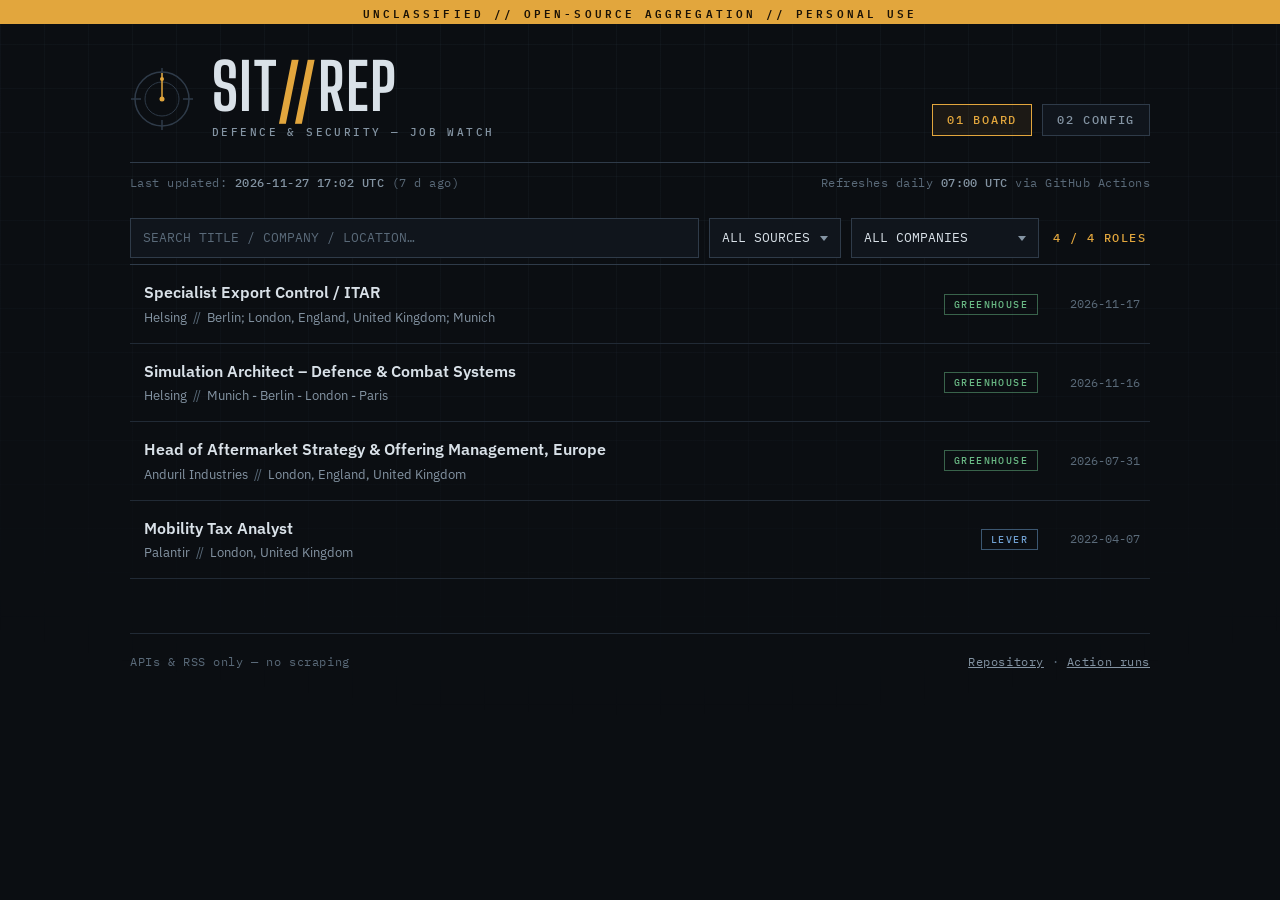
<file: docs/index.html>
<!DOCTYPE html>
<html lang="en">
<head>
<meta charset="UTF-8">
<meta name="viewport" content="width=device-width, initial-scale=1.0">
<title>SITREP — Defence &amp; Security Job Watch</title>
<meta name="description" content="Personal defence, national security and policy job aggregator. APIs and RSS only.">
<link rel="icon" href="data:image/svg+xml,%3Csvg xmlns='http://www.w3.org/2000/svg' viewBox='0 0 64 64'%3E%3Ccircle cx='32' cy='32' r='26' fill='none' stroke='%23e2a63d' stroke-width='4'/%3E%3Cpath d='M32 6v14M32 44v14M6 32h14M44 32h14' stroke='%23e2a63d' stroke-width='4'/%3E%3Ccircle cx='32' cy='32' r='5' fill='%23e2a63d'/%3E%3C/svg%3E">
<link rel="preconnect" href="https://fonts.googleapis.com">
<link rel="preconnect" href="https://fonts.gstatic.com" crossorigin>
<link href="https://fonts.googleapis.com/css2?family=Big+Shoulders+Display:wght@500;700&family=IBM+Plex+Mono:wght@400;500;600&family=IBM+Plex+Sans:wght@400;500;600&display=swap" rel="stylesheet">
<link rel="stylesheet" href="style.css">
</head>
<body>

<div class="classbar">Unclassified&nbsp;//&nbsp;Open-source aggregation&nbsp;//&nbsp;Personal use</div>

<div class="wrap">
  <header class="site-head">
    <div class="brand">
      <svg class="reticle" width="64" height="64" viewBox="0 0 64 64" aria-hidden="true">
        <circle cx="32" cy="32" r="27" fill="none" stroke="#2f3b49" stroke-width="1.5"/>
        <circle cx="32" cy="32" r="17" fill="none" stroke="#2f3b49" stroke-width="1"/>
        <path d="M32 1v10M32 53v10M1 32h10M53 32h10" stroke="#2f3b49" stroke-width="1.5"/>
        <g class="sweep">
          <line x1="32" y1="32" x2="32" y2="6" stroke="#e2a63d" stroke-width="1.5"/>
          <circle cx="32" cy="12" r="2" fill="#e2a63d"/>
        </g>
        <circle cx="32" cy="32" r="2.5" fill="#e2a63d"/>
      </svg>
      <div>
        <h1>SIT<span class="slash">//</span>REP</h1>
        <p class="tagline">Defence &amp; security &mdash; job watch</p>
      </div>
    </div>
    <nav class="site-nav" aria-label="Site">
      <a href="./" aria-current="page">01&nbsp;Board</a>
      <a href="config.html">02&nbsp;Config</a>
    </nav>
  </header>

  <div class="status-strip">
    <span id="last-updated">Last updated: &mdash;</span>
    <span>Refreshes daily <strong>07:00&nbsp;UTC</strong> via GitHub Actions</span>
  </div>

  <main>
    <div class="controls" id="controls" hidden>
      <div class="search-cell">
        <label for="q" class="sr-only" style="position:absolute;left:-9999px">Search jobs</label>
        <input type="search" id="q" placeholder="SEARCH TITLE / COMPANY / LOCATION&hellip;" autocomplete="off">
      </div>
      <select id="f-source" aria-label="Filter by source"><option value="">ALL SOURCES</option></select>
      <select id="f-company" aria-label="Filter by company"><option value="">ALL COMPANIES</option></select>
      <span class="count-readout" id="count" aria-live="polite"></span>
    </div>

    <ol class="jobs" id="job-list"></ol>
    <div id="empty" hidden></div>
  </main>

  <footer class="site-foot">
    <span>APIs &amp; RSS only &mdash; no scraping</span>
    <span><a id="repo-link" href="#">Repository</a> &middot; <a id="actions-link" href="#">Action runs</a></span>
  </footer>
</div>

<script>
(function () {
  "use strict";

  // Derive owner/repo from the github.io URL so links work wherever this
  // repo is forked or renamed. Fallback used for local previews only.
  function repoInfo() {
    var host = location.hostname;
    var seg = location.pathname.split("/").filter(Boolean);
    if (host.endsWith(".github.io") && seg.length > 0) {
      return { owner: host.split(".")[0], repo: seg[0], branch: "main" };
    }
    if (host.endsWith(".github.io")) {
      return { owner: host.split(".")[0], repo: host, branch: "main" };
    }
    return { owner: "huggtiy", repo: "defence-job-aggregator", branch: "main" };
  }

  var R = repoInfo();
  var repoUrl = "https://github.com/" + R.owner + "/" + R.repo;
  document.getElementById("repo-link").href = repoUrl;
  document.getElementById("actions-link").href = repoUrl + "/actions";

  var state = { jobs: [], generatedAt: null, q: "", source: "", company: "" };

  var listEl = document.getElementById("job-list");
  var emptyEl = document.getElementById("empty");
  var countEl = document.getElementById("count");

  function esc(s) { return String(s == null ? "" : s); }

  function fmtDate(iso) {
    var d = esc(iso).slice(0, 10);
    return /^\d{4}-\d{2}-\d{2}$/.test(d) ? d : "";
  }

  function relTime(iso) {
    var t = Date.parse(iso);
    if (isNaN(t)) return "";
    var mins = Math.round((Date.now() - t) / 60000);
    if (mins < 2) return "just now";
    if (mins < 90) return mins + " min ago";
    var hrs = Math.round(mins / 60);
    if (hrs < 36) return hrs + " h ago";
    return Math.round(hrs / 24) + " d ago";
  }

  function isNew(job) {
    // Stateless "new": posted within 48h of the aggregation run.
    if (!job.posted || !state.generatedAt) return false;
    var posted = Date.parse(job.posted), gen = Date.parse(state.generatedAt);
    if (isNaN(posted) || isNaN(gen)) return false;
    return (gen - posted) < 48 * 3600 * 1000;
  }

  function showEmpty(html) {
    listEl.textContent = "";
    emptyEl.innerHTML = html;
    emptyEl.hidden = false;
  }

  function emptyStateNoData() {
    showEmpty(
      '<div class="empty-state"><h2>No job data yet</h2><ol>' +
      '<li>Open the <a href="' + repoUrl + '/actions">Actions tab</a> of the repository.</li>' +
      '<li>Select the <code>Aggregate jobs</code> workflow and press <code>Run workflow</code>.</li>' +
      '<li>Wait ~1 minute for it to commit <code>docs/jobs.json</code>, then refresh this page.</li>' +
      '<li>It also runs by itself every day at 07:00 UTC, and whenever <code>config.json</code> changes on <code>main</code>.</li>' +
      "</ol></div>");
  }

  function render() {
    var q = state.q.trim().toLowerCase();
    var rows = state.jobs.filter(function (j) {
      if (state.source && j.source !== state.source) return false;
      if (state.company && j.company !== state.company) return false;
      if (q) {
        var hay = (j.title + " " + j.company + " " + j.location).toLowerCase();
        if (hay.indexOf(q) === -1) return false;
      }
      return true;
    });

    countEl.textContent = rows.length + " / " + state.jobs.length + " roles";
    listEl.textContent = "";
    emptyEl.hidden = true;

    if (state.jobs.length === 0) { emptyStateNoData(); return; }
    if (rows.length === 0) {
      showEmpty('<div class="empty-state"><h2>No matches</h2><ol><li>No roles match the current filters — clear the search box or reset the source/company filters.</li></ol></div>');
      return;
    }

    var frag = document.createDocumentFragment();
    rows.forEach(function (j) {
      var li = document.createElement("li");
      li.className = "job" + (isNew(j) ? " is-new" : "");

      var main = document.createElement("div");
      main.className = "job-main";

      var a = document.createElement("a");
      a.className = "job-title";
      a.href = j.url;
      a.target = "_blank";
      a.rel = "noopener noreferrer";
      a.textContent = j.title || "(untitled role)";
      main.appendChild(a);

      if (isNew(j)) {
        var tag = document.createElement("span");
        tag.className = "job-new-tag";
        tag.textContent = "NEW";
        main.appendChild(tag);
      }

      var meta = document.createElement("div");
      meta.className = "job-meta";
      meta.textContent = j.company || "—";
      if (j.location) {
        var sep = document.createElement("span");
        sep.className = "sep";
        sep.textContent = "//";
        meta.appendChild(sep);
        meta.appendChild(document.createTextNode(j.location));
      }
      main.appendChild(meta);

      var badge = document.createElement("span");
      badge.className = "badge";
      badge.setAttribute("data-source", esc(j.source));
      badge.textContent = j.source;

      var date = document.createElement("time");
      date.className = "job-date";
      date.textContent = fmtDate(j.posted);

      li.appendChild(main);
      li.appendChild(badge);
      li.appendChild(date);
      frag.appendChild(li);
    });
    listEl.appendChild(frag);
  }

  function fillSelect(el, values) {
    values.forEach(function (v) {
      var opt = document.createElement("option");
      opt.value = v;
      opt.textContent = v;
      el.appendChild(opt);
    });
  }

  function boot(payload) {
    state.jobs = Array.isArray(payload.jobs) ? payload.jobs : [];
    state.generatedAt = payload.generated_at || null;

    if (state.generatedAt) {
      document.getElementById("last-updated").innerHTML =
        "Last updated: <strong>" + fmtDate(state.generatedAt) + " " +
        esc(state.generatedAt).slice(11, 16) + " UTC</strong> (" + relTime(state.generatedAt) + ")";
    }

    var sources = [], companies = [];
    state.jobs.forEach(function (j) {
      if (j.source && sources.indexOf(j.source) === -1) sources.push(j.source);
      if (j.company && companies.indexOf(j.company) === -1) companies.push(j.company);
    });
    sources.sort();
    companies.sort(function (a, b) { return a.localeCompare(b); });
    fillSelect(document.getElementById("f-source"), sources);
    fillSelect(document.getElementById("f-company"), companies);

    document.getElementById("controls").hidden = false;
    render();
  }

  document.getElementById("q").addEventListener("input", function (e) { state.q = e.target.value; render(); });
  document.getElementById("f-source").addEventListener("change", function (e) { state.source = e.target.value; render(); });
  document.getElementById("f-company").addEventListener("change", function (e) { state.company = e.target.value; render(); });

  fetch("jobs.json", { cache: "no-store" })
    .then(function (r) { if (!r.ok) throw new Error("HTTP " + r.status); return r.json(); })
    .then(boot)
    .catch(function () { emptyStateNoData(); });
})();
</script>
</body>
</html>
</file>
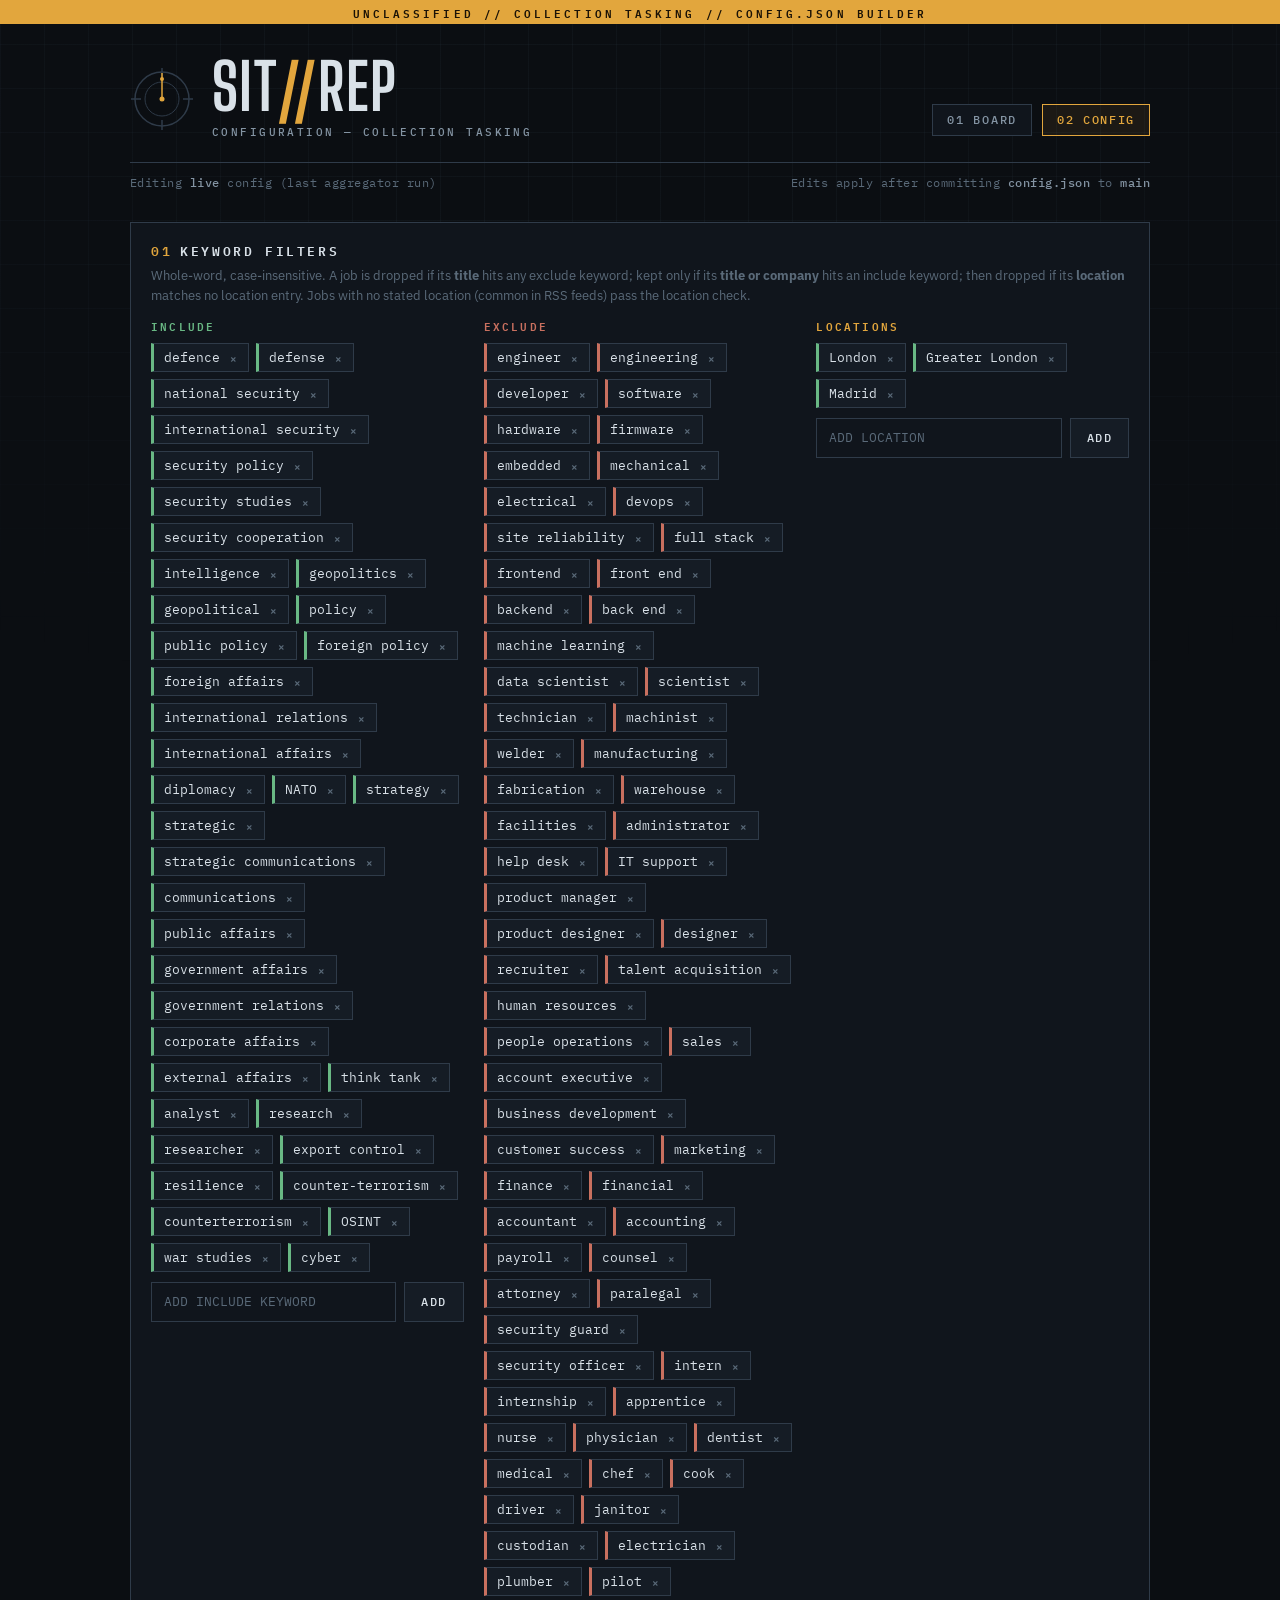
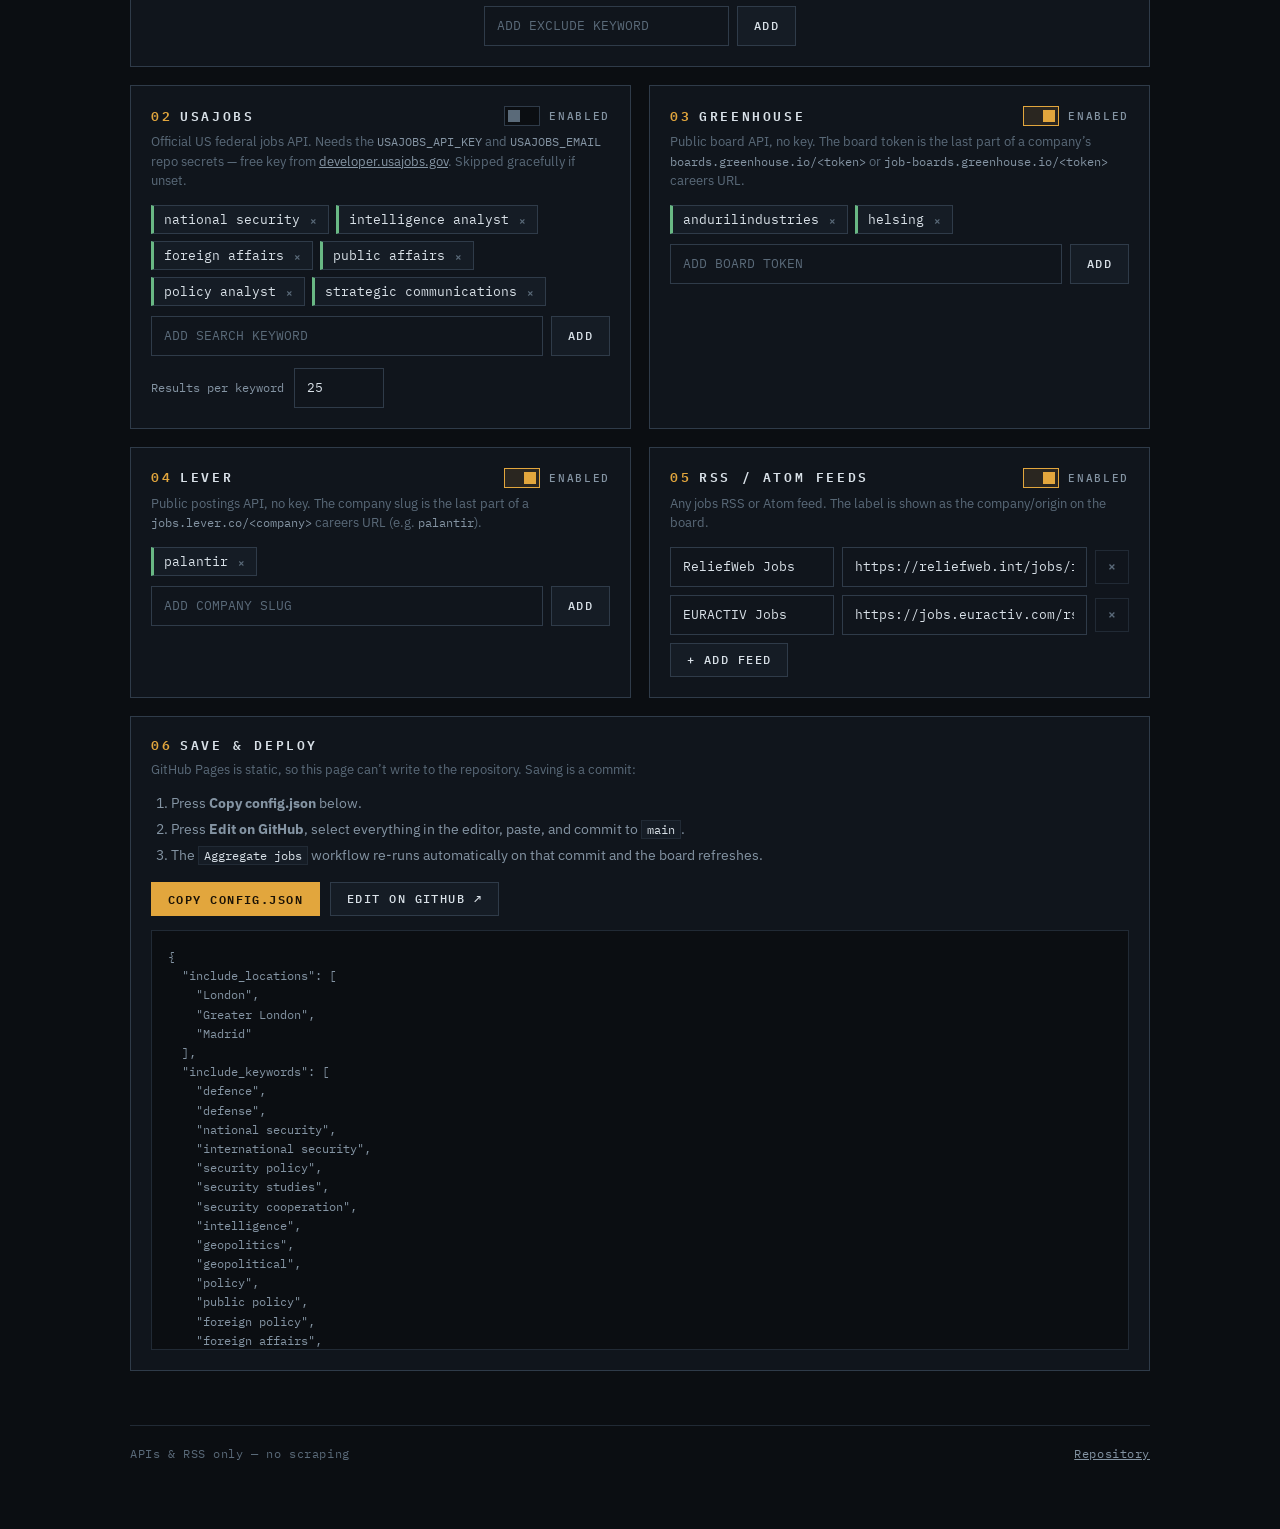
<file: docs/config.html>
<!DOCTYPE html>
<html lang="en">
<head>
<meta charset="UTF-8">
<meta name="viewport" content="width=device-width, initial-scale=1.0">
<title>SITREP — Configuration</title>
<meta name="description" content="Configuration builder for the defence & security job aggregator.">
<link rel="icon" href="data:image/svg+xml,%3Csvg xmlns='http://www.w3.org/2000/svg' viewBox='0 0 64 64'%3E%3Ccircle cx='32' cy='32' r='26' fill='none' stroke='%23e2a63d' stroke-width='4'/%3E%3Cpath d='M32 6v14M32 44v14M6 32h14M44 32h14' stroke='%23e2a63d' stroke-width='4'/%3E%3Ccircle cx='32' cy='32' r='5' fill='%23e2a63d'/%3E%3C/svg%3E">
<link rel="preconnect" href="https://fonts.googleapis.com">
<link rel="preconnect" href="https://fonts.gstatic.com" crossorigin>
<link href="https://fonts.googleapis.com/css2?family=Big+Shoulders+Display:wght@500;700&family=IBM+Plex+Mono:wght@400;500;600&family=IBM+Plex+Sans:wght@400;500;600&display=swap" rel="stylesheet">
<link rel="stylesheet" href="style.css">
</head>
<body>

<div class="classbar">Unclassified&nbsp;//&nbsp;Collection tasking&nbsp;//&nbsp;config.json builder</div>

<div class="wrap">
  <header class="site-head">
    <div class="brand">
      <svg class="reticle" width="64" height="64" viewBox="0 0 64 64" aria-hidden="true">
        <circle cx="32" cy="32" r="27" fill="none" stroke="#2f3b49" stroke-width="1.5"/>
        <circle cx="32" cy="32" r="17" fill="none" stroke="#2f3b49" stroke-width="1"/>
        <path d="M32 1v10M32 53v10M1 32h10M53 32h10" stroke="#2f3b49" stroke-width="1.5"/>
        <g class="sweep">
          <line x1="32" y1="32" x2="32" y2="6" stroke="#e2a63d" stroke-width="1.5"/>
          <circle cx="32" cy="12" r="2" fill="#e2a63d"/>
        </g>
        <circle cx="32" cy="32" r="2.5" fill="#e2a63d"/>
      </svg>
      <div>
        <h1>SIT<span class="slash">//</span>REP</h1>
        <p class="tagline">Configuration &mdash; collection tasking</p>
      </div>
    </div>
    <nav class="site-nav" aria-label="Site">
      <a href="./">01&nbsp;Board</a>
      <a href="config.html" aria-current="page">02&nbsp;Config</a>
    </nav>
  </header>

  <div class="status-strip">
    <span id="load-status">Loading current config&hellip;</span>
    <span>Edits apply after committing <strong>config.json</strong> to <strong>main</strong></span>
  </div>

  <main class="config-grid">

    <section class="panel span-2" aria-labelledby="h-keywords">
      <div class="panel-head"><h2 id="h-keywords"><span class="idx">01</span>Keyword filters</h2></div>
      <p class="hint">Whole-word, case-insensitive. A job is dropped if its <strong>title</strong> hits any exclude keyword; kept only if its <strong>title or company</strong> hits an include keyword; then dropped if its <strong>location</strong> matches no location entry. Jobs with no stated location (common in RSS feeds) pass the location check.</p>
      <div style="display:grid;grid-template-columns:1fr 1fr 1fr;gap:20px" class="kw-cols">
        <div>
          <h2 style="margin-bottom:10px;font-size:11px;color:var(--green)">Include</h2>
          <div id="inc-editor"></div>
        </div>
        <div>
          <h2 style="margin-bottom:10px;font-size:11px;color:var(--red)">Exclude</h2>
          <div id="exc-editor"></div>
        </div>
        <div>
          <h2 style="margin-bottom:10px;font-size:11px;color:var(--amber)">Locations</h2>
          <div id="loc-editor"></div>
        </div>
      </div>
    </section>

    <section class="panel" aria-labelledby="h-usajobs">
      <div class="panel-head">
        <h2 id="h-usajobs"><span class="idx">02</span>USAJobs</h2>
        <label class="switch"><input type="checkbox" id="t-usajobs"><span class="track"></span><span class="switch-label">Enabled</span></label>
      </div>
      <p class="hint">Official US federal jobs API. Needs the <code>USAJOBS_API_KEY</code> and <code>USAJOBS_EMAIL</code> repo secrets — free key from <a href="https://developer.usajobs.gov/APIRequest" target="_blank" rel="noopener">developer.usajobs.gov</a>. Skipped gracefully if unset.</p>
      <div id="usajobs-kw"></div>
      <div class="field-row">
        <label for="usajobs-rpk">Results per keyword</label>
        <input type="number" id="usajobs-rpk" min="1" max="500" step="1">
      </div>
    </section>

    <section class="panel" aria-labelledby="h-greenhouse">
      <div class="panel-head">
        <h2 id="h-greenhouse"><span class="idx">03</span>Greenhouse</h2>
        <label class="switch"><input type="checkbox" id="t-greenhouse"><span class="track"></span><span class="switch-label">Enabled</span></label>
      </div>
      <p class="hint">Public board API, no key. The board token is the last part of a company&rsquo;s <code>boards.greenhouse.io/&lt;token&gt;</code> or <code>job-boards.greenhouse.io/&lt;token&gt;</code> careers URL.</p>
      <div id="gh-boards"></div>
    </section>

    <section class="panel" aria-labelledby="h-lever">
      <div class="panel-head">
        <h2 id="h-lever"><span class="idx">04</span>Lever</h2>
        <label class="switch"><input type="checkbox" id="t-lever"><span class="track"></span><span class="switch-label">Enabled</span></label>
      </div>
      <p class="hint">Public postings API, no key. The company slug is the last part of a <code>jobs.lever.co/&lt;company&gt;</code> careers URL (e.g. <code>palantir</code>).</p>
      <div id="lever-companies"></div>
    </section>

    <section class="panel" aria-labelledby="h-rss">
      <div class="panel-head">
        <h2 id="h-rss"><span class="idx">05</span>RSS / Atom feeds</h2>
        <label class="switch"><input type="checkbox" id="t-rss"><span class="track"></span><span class="switch-label">Enabled</span></label>
      </div>
      <p class="hint">Any jobs RSS or Atom feed. The label is shown as the company/origin on the board.</p>
      <div id="rss-feeds"></div>
      <button class="btn" type="button" id="add-feed">+ Add feed</button>
    </section>

    <section class="panel span-2" aria-labelledby="h-save">
      <div class="panel-head"><h2 id="h-save"><span class="idx">06</span>Save &amp; deploy</h2></div>
      <p class="hint">GitHub Pages is static, so this page can&rsquo;t write to the repository. Saving is a commit:</p>
      <ol class="steps">
        <li>Press <strong>Copy config.json</strong> below.</li>
        <li>Press <strong>Edit on GitHub</strong>, select everything in the editor, paste, and commit to <code>main</code>.</li>
        <li>The <code>Aggregate jobs</code> workflow re-runs automatically on that commit and the board refreshes.</li>
      </ol>
      <div class="save-row" style="margin-top:16px">
        <button class="btn primary" type="button" id="copy-btn">Copy config.json</button>
        <a class="btn" id="edit-link" href="#" target="_blank" rel="noopener">Edit on GitHub &nearr;</a>
        <span class="save-note" id="copy-note" aria-live="polite"></span>
      </div>
      <pre class="json-preview" id="preview" aria-label="Generated config.json"></pre>
    </section>

  </main>

  <footer class="site-foot">
    <span>APIs &amp; RSS only &mdash; no scraping</span>
    <span><a id="repo-link" href="#">Repository</a></span>
  </footer>
</div>

<script>
(function () {
  "use strict";

  function repoInfo() {
    var host = location.hostname;
    var seg = location.pathname.split("/").filter(Boolean);
    // config.html adds a path segment; the repo is always the first one on
    // a project Pages site (owner.github.io/repo/...).
    if (host.endsWith(".github.io") && seg.length > 0 && seg[0].indexOf(".") === -1) {
      return { owner: host.split(".")[0], repo: seg[0], branch: "main" };
    }
    if (host.endsWith(".github.io")) {
      return { owner: host.split(".")[0], repo: host, branch: "main" };
    }
    return { owner: "huggtiy", repo: "defence-job-aggregator", branch: "main" };
  }

  var R = repoInfo();
  var repoUrl = "https://github.com/" + R.owner + "/" + R.repo;
  document.getElementById("repo-link").href = repoUrl;
  document.getElementById("edit-link").href = repoUrl + "/edit/" + R.branch + "/config.json";

  var DEFAULT_CONFIG = {
    include_locations: ["London", "Greater London", "Madrid"],
    include_keywords: ["defence", "defense", "national security", "intelligence", "policy"],
    exclude_keywords: ["engineer", "engineering", "developer", "software"],
    sources: {
      usajobs: { enabled: true, keywords: ["national security"], results_per_keyword: 25 },
      greenhouse: { enabled: true, boards: ["andurilindustries"] },
      lever: { enabled: true, companies: ["palantir"] },
      rss: { enabled: true, feeds: [] }
    }
  };

  var config = null;

  function normalize(c) {
    c = (c && typeof c === "object") ? c : {};
    c.include_locations = Array.isArray(c.include_locations) ? c.include_locations : [];
    c.include_keywords = Array.isArray(c.include_keywords) ? c.include_keywords : [];
    c.exclude_keywords = Array.isArray(c.exclude_keywords) ? c.exclude_keywords : [];
    c.sources = (c.sources && typeof c.sources === "object") ? c.sources : {};
    var s = c.sources;
    s.usajobs = s.usajobs || {};
    s.usajobs.enabled = !!s.usajobs.enabled;
    s.usajobs.keywords = Array.isArray(s.usajobs.keywords) ? s.usajobs.keywords : [];
    s.usajobs.results_per_keyword = parseInt(s.usajobs.results_per_keyword, 10) || 25;
    s.greenhouse = s.greenhouse || {};
    s.greenhouse.enabled = !!s.greenhouse.enabled;
    s.greenhouse.boards = Array.isArray(s.greenhouse.boards) ? s.greenhouse.boards : [];
    s.lever = s.lever || {};
    s.lever.enabled = !!s.lever.enabled;
    s.lever.companies = Array.isArray(s.lever.companies) ? s.lever.companies : [];
    s.rss = s.rss || {};
    s.rss.enabled = !!s.rss.enabled;
    s.rss.feeds = Array.isArray(s.rss.feeds) ? s.rss.feeds : [];
    return c;
  }

  function syncPreview() {
    document.getElementById("preview").textContent = JSON.stringify(config, null, 2);
  }

  /* ---- tag editor ---- */
  function tagEditor(root, arr, opts) {
    opts = opts || {};
    root.textContent = "";

    var tags = document.createElement("div");
    tags.className = "tags " + (opts.tone === "exclude" ? "tags-exclude" : "tags-include");

    var row = document.createElement("div");
    row.className = "tag-input-row";
    var input = document.createElement("input");
    input.type = "text";
    input.placeholder = opts.placeholder || "ADD KEYWORD + ENTER";
    input.setAttribute("aria-label", opts.placeholder || "Add entry");
    var addBtn = document.createElement("button");
    addBtn.className = "btn";
    addBtn.type = "button";
    addBtn.textContent = "Add";
    row.appendChild(input);
    row.appendChild(addBtn);

    function renderTags() {
      tags.textContent = "";
      arr.forEach(function (val, i) {
        var chip = document.createElement("span");
        chip.className = "tag";
        chip.appendChild(document.createTextNode(val));
        var x = document.createElement("button");
        x.type = "button";
        x.textContent = "×";
        x.setAttribute("aria-label", "Remove " + val);
        x.addEventListener("click", function () {
          arr.splice(i, 1);
          renderTags();
          syncPreview();
        });
        chip.appendChild(x);
        tags.appendChild(chip);
      });
      if (arr.length === 0) {
        var none = document.createElement("span");
        none.className = "save-note";
        none.textContent = "(empty)";
        tags.appendChild(none);
      }
    }

    function add() {
      var v = input.value.trim();
      if (!v) return;
      if (arr.indexOf(v) === -1) arr.push(v);
      input.value = "";
      renderTags();
      syncPreview();
      input.focus();
    }

    addBtn.addEventListener("click", add);
    input.addEventListener("keydown", function (e) {
      if (e.key === "Enter" || e.key === ",") { e.preventDefault(); add(); }
      if (e.key === "Backspace" && input.value === "" && arr.length) {
        arr.pop();
        renderTags();
        syncPreview();
      }
    });

    renderTags();
    root.appendChild(tags);
    root.appendChild(row);
  }

  /* ---- feeds editor ---- */
  function renderFeeds() {
    var root = document.getElementById("rss-feeds");
    var feeds = config.sources.rss.feeds;
    root.textContent = "";
    feeds.forEach(function (feed, i) {
      if (!Array.isArray(feed)) feeds[i] = feed = ["", String(feed || "")];
      var row = document.createElement("div");
      row.className = "feed-row";

      var label = document.createElement("input");
      label.type = "text";
      label.placeholder = "LABEL";
      label.value = feed[0] || "";
      label.setAttribute("aria-label", "Feed label");
      label.addEventListener("input", function () { feed[0] = label.value; syncPreview(); });

      var url = document.createElement("input");
      url.type = "url";
      url.placeholder = "https://example.org/jobs/rss.xml";
      url.value = feed[1] || "";
      url.setAttribute("aria-label", "Feed URL");
      url.addEventListener("input", function () { feed[1] = url.value; syncPreview(); });

      var del = document.createElement("button");
      del.type = "button";
      del.className = "icon-btn";
      del.textContent = "×";
      del.setAttribute("aria-label", "Remove feed " + (feed[0] || i + 1));
      del.addEventListener("click", function () {
        feeds.splice(i, 1);
        renderFeeds();
        syncPreview();
      });

      row.appendChild(label);
      row.appendChild(url);
      row.appendChild(del);
      root.appendChild(row);
    });
  }

  function bindToggle(id, obj) {
    var el = document.getElementById(id);
    el.checked = !!obj.enabled;
    el.addEventListener("change", function () { obj.enabled = el.checked; syncPreview(); });
  }

  function buildForm() {
    tagEditor(document.getElementById("inc-editor"), config.include_keywords,
      { tone: "include", placeholder: "ADD INCLUDE KEYWORD" });
    tagEditor(document.getElementById("exc-editor"), config.exclude_keywords,
      { tone: "exclude", placeholder: "ADD EXCLUDE KEYWORD" });
    tagEditor(document.getElementById("loc-editor"), config.include_locations,
      { tone: "include", placeholder: "ADD LOCATION" });
    tagEditor(document.getElementById("usajobs-kw"), config.sources.usajobs.keywords,
      { tone: "include", placeholder: "ADD SEARCH KEYWORD" });
    tagEditor(document.getElementById("gh-boards"), config.sources.greenhouse.boards,
      { tone: "include", placeholder: "ADD BOARD TOKEN" });
    tagEditor(document.getElementById("lever-companies"), config.sources.lever.companies,
      { tone: "include", placeholder: "ADD COMPANY SLUG" });

    bindToggle("t-usajobs", config.sources.usajobs);
    bindToggle("t-greenhouse", config.sources.greenhouse);
    bindToggle("t-lever", config.sources.lever);
    bindToggle("t-rss", config.sources.rss);

    var rpk = document.getElementById("usajobs-rpk");
    rpk.value = config.sources.usajobs.results_per_keyword;
    rpk.addEventListener("input", function () {
      config.sources.usajobs.results_per_keyword = parseInt(rpk.value, 10) || 25;
      syncPreview();
    });

    document.getElementById("add-feed").addEventListener("click", function () {
      config.sources.rss.feeds.push(["", ""]);
      renderFeeds();
      syncPreview();
    });

    renderFeeds();
    syncPreview();
  }

  /* ---- copy ---- */
  document.getElementById("copy-btn").addEventListener("click", function () {
    var json = JSON.stringify(config, null, 2) + "\n";
    var note = document.getElementById("copy-note");
    function ok() {
      note.textContent = "Copied — now Edit on GitHub, paste over the file, commit to main.";
      note.className = "save-note ok";
    }
    function fail() {
      note.textContent = "Copy failed — select the JSON below and copy manually.";
      note.className = "save-note";
    }
    if (navigator.clipboard && navigator.clipboard.writeText) {
      navigator.clipboard.writeText(json).then(ok, fail);
    } else { fail(); }
  });

  /* ---- load current config: raw file first (canonical), then the copy
     the aggregator writes into docs/, then built-in defaults. ---- */
  var rawUrl = "https://raw.githubusercontent.com/" + R.owner + "/" + R.repo + "/" + R.branch + "/config.json";
  var statusEl = document.getElementById("load-status");

  function loaded(c, from) {
    config = normalize(c);
    statusEl.innerHTML = "Editing <strong>live</strong> config (" + from + ")";
    buildForm();
  }

  fetch(rawUrl, { cache: "no-store" })
    .then(function (r) { if (!r.ok) throw 0; return r.json(); })
    .then(function (c) { loaded(c, "repo main branch"); })
    .catch(function () {
      fetch("config.json", { cache: "no-store" })
        .then(function (r) { if (!r.ok) throw 0; return r.json(); })
        .then(function (c) { loaded(c, "last aggregator run"); })
        .catch(function () { loaded(DEFAULT_CONFIG, "built-in defaults — repo copy unreachable"); });
    });
})();
</script>
</body>
</html>
</file>
<file: docs/style.css>
/* SITREP — defence & security job watch
   Shared styles for index.html (board) and config.html (config builder). */

:root {
  --bg: #0b0e12;
  --panel: #10151c;
  --panel-2: #151c25;
  --line: #212a35;
  --line-strong: #2f3b49;
  --ink: #d9e1e8;
  --muted: #8494a3;
  --faint: #5a6a79;
  --amber: #e2a63d;
  --amber-ink: #1a1206;
  --green: #69b884;
  --blue: #6f9fd0;
  --violet: #a394d6;
  --red: #c9705f;
  --display: "Big Shoulders Display", "Arial Narrow", sans-serif;
  --sans: "IBM Plex Sans", system-ui, -apple-system, sans-serif;
  --mono: "IBM Plex Mono", ui-monospace, "SF Mono", Menlo, monospace;
}

* { box-sizing: border-box; margin: 0; padding: 0; }

html { color-scheme: dark; }

body {
  font-family: var(--sans);
  font-size: 15px;
  line-height: 1.55;
  background: var(--bg);
  color: var(--ink);
  min-height: 100vh;
}

/* Faint plotting grid over the whole page */
body::before {
  content: "";
  position: fixed;
  inset: 0;
  pointer-events: none;
  background-image:
    linear-gradient(rgba(84, 110, 138, 0.07) 1px, transparent 1px),
    linear-gradient(90deg, rgba(84, 110, 138, 0.07) 1px, transparent 1px);
  background-size: 44px 44px;
  mask-image: radial-gradient(ellipse 120% 90% at 50% 0%, #000 30%, transparent 90%);
  -webkit-mask-image: radial-gradient(ellipse 120% 90% at 50% 0%, #000 30%, transparent 90%);
}

a { color: inherit; }

:focus-visible {
  outline: 2px solid var(--amber);
  outline-offset: 2px;
  border-radius: 2px;
}

::selection { background: rgba(226, 166, 61, 0.35); }

/* ---- classification-style banner (signature element) ---- */
.classbar {
  background: var(--amber);
  color: var(--amber-ink);
  font: 600 11px/1 var(--mono);
  letter-spacing: 0.28em;
  text-transform: uppercase;
  text-align: center;
  padding: 7px 12px 6px;
  position: relative;
  z-index: 2;
}

/* ---- layout ---- */
.wrap {
  max-width: 1060px;
  margin: 0 auto;
  padding: 0 20px 64px;
  position: relative;
  z-index: 1;
}

/* ---- header ---- */
.site-head {
  display: flex;
  align-items: flex-end;
  justify-content: space-between;
  gap: 24px;
  flex-wrap: wrap;
  padding: 34px 0 22px;
  border-bottom: 1px solid var(--line-strong);
}

.brand { display: flex; align-items: center; gap: 18px; }

.reticle { flex: none; display: block; }
.reticle .sweep {
  transform-origin: 32px 32px;
  animation: sweep 6s linear infinite;
}
@keyframes sweep { to { transform: rotate(360deg); } }
@media (prefers-reduced-motion: reduce) {
  .reticle .sweep { animation: none; }
  * { transition: none !important; }
}

.brand h1 {
  font-family: var(--display);
  font-weight: 700;
  font-size: clamp(44px, 7vw, 64px);
  line-height: 0.9;
  letter-spacing: 0.02em;
  text-transform: uppercase;
}
.brand h1 .slash { color: var(--amber); }

.tagline {
  font: 500 11px/1.5 var(--mono);
  color: var(--muted);
  letter-spacing: 0.22em;
  text-transform: uppercase;
  margin-top: 8px;
}

.site-nav { display: flex; gap: 10px; padding-bottom: 4px; }
.site-nav a {
  font: 500 12px/1 var(--mono);
  letter-spacing: 0.14em;
  text-transform: uppercase;
  text-decoration: none;
  color: var(--muted);
  border: 1px solid var(--line-strong);
  padding: 9px 14px;
  background: var(--panel);
}
.site-nav a:hover { color: var(--ink); border-color: var(--faint); }
.site-nav a[aria-current="page"] {
  color: var(--amber);
  border-color: var(--amber);
  background: rgba(226, 166, 61, 0.08);
}

/* ---- status strip under header ---- */
.status-strip {
  display: flex;
  justify-content: space-between;
  gap: 16px;
  flex-wrap: wrap;
  font: 400 12px/1.6 var(--mono);
  color: var(--faint);
  padding: 10px 0 26px;
  letter-spacing: 0.04em;
}
.status-strip strong { color: var(--muted); font-weight: 500; }

/* ---- controls (board) ---- */
.controls {
  display: grid;
  grid-template-columns: minmax(200px, 1fr) auto auto auto;
  gap: 10px;
  align-items: center;
  margin-bottom: 6px;
}

input[type="text"], input[type="search"], input[type="url"], input[type="number"], select {
  font: 400 13px/1.4 var(--mono);
  color: var(--ink);
  background: var(--panel);
  border: 1px solid var(--line-strong);
  padding: 10px 12px;
  width: 100%;
  border-radius: 0;
  appearance: none;
}
select {
  background-image: url("data:image/svg+xml,%3Csvg xmlns='http://www.w3.org/2000/svg' width='8' height='5'%3E%3Cpath d='M0 0l4 5 4-5z' fill='%238494a3'/%3E%3C/svg%3E");
  background-repeat: no-repeat;
  background-position: right 12px center;
  padding-right: 30px;
}
input::placeholder { color: var(--faint); }

.count-readout {
  font: 500 12px/1 var(--mono);
  color: var(--amber);
  letter-spacing: 0.12em;
  white-space: nowrap;
  padding: 0 4px;
  text-transform: uppercase;
}

/* ---- job list ---- */
.jobs { list-style: none; border-top: 1px solid var(--line-strong); }

.job {
  display: grid;
  grid-template-columns: 1fr auto auto;
  gap: 6px 18px;
  align-items: center;
  padding: 15px 10px 15px 14px;
  border-bottom: 1px solid var(--line);
  position: relative;
}
.job:hover { background: var(--panel); }

.job.is-new::before {
  content: "";
  position: absolute;
  left: 0; top: 0; bottom: 0;
  width: 3px;
  background: var(--amber);
}

.job-title {
  font-weight: 600;
  font-size: 15.5px;
  color: var(--ink);
  text-decoration: none;
}
.job-title:hover { color: var(--amber); text-decoration: underline; text-underline-offset: 3px; }

.job-new-tag {
  font: 600 9.5px/1 var(--mono);
  color: var(--amber-ink);
  background: var(--amber);
  letter-spacing: 0.14em;
  padding: 3px 6px 2px;
  margin-left: 9px;
  vertical-align: 2px;
}

.job-meta { font-size: 13px; color: var(--muted); margin-top: 3px; }
.job-meta .sep { color: var(--faint); padding: 0 6px; }

.badge {
  font: 500 10px/1 var(--mono);
  letter-spacing: 0.14em;
  text-transform: uppercase;
  padding: 5px 9px 4px;
  border: 1px solid var(--line-strong);
  color: var(--muted);
  white-space: nowrap;
  justify-self: end;
}
.badge[data-source="usajobs"]    { color: var(--amber);  border-color: rgba(226, 166, 61, 0.5); }
.badge[data-source="greenhouse"] { color: var(--green);  border-color: rgba(105, 184, 132, 0.5); }
.badge[data-source="lever"]      { color: var(--blue);   border-color: rgba(111, 159, 208, 0.5); }
.badge[data-source="rss"]        { color: var(--violet); border-color: rgba(163, 148, 214, 0.5); }

.job-date {
  font: 400 12px/1 var(--mono);
  color: var(--faint);
  white-space: nowrap;
  min-width: 84px;
  text-align: right;
}

/* ---- empty / error state ---- */
.empty-state {
  border: 1px dashed var(--line-strong);
  background: var(--panel);
  padding: 44px 32px;
  margin-top: 26px;
  text-align: center;
}
.empty-state h2 {
  font: 600 14px/1 var(--mono);
  letter-spacing: 0.24em;
  text-transform: uppercase;
  color: var(--amber);
  margin-bottom: 18px;
}
.empty-state ol {
  display: inline-block;
  text-align: left;
  color: var(--muted);
  font-size: 14px;
  margin: 0 auto;
  padding-left: 20px;
  max-width: 560px;
}
.empty-state li { margin: 6px 0; }
.empty-state a { color: var(--amber); }
.empty-state code {
  font: 500 12.5px/1 var(--mono);
  background: var(--panel-2);
  border: 1px solid var(--line);
  padding: 2px 6px;
}

/* ---- config page ---- */
.config-grid { display: grid; grid-template-columns: 1fr 1fr; gap: 18px; margin-top: 4px; }
.config-grid .span-2 { grid-column: 1 / -1; }

.panel {
  background: var(--panel);
  border: 1px solid var(--line-strong);
  padding: 20px;
}
.panel-head {
  display: flex;
  align-items: center;
  justify-content: space-between;
  gap: 12px;
  margin-bottom: 6px;
}
.panel h2 {
  font: 600 13px/1.3 var(--mono);
  letter-spacing: 0.2em;
  text-transform: uppercase;
  color: var(--ink);
}
.panel h2 .idx { color: var(--amber); margin-right: 8px; }
.panel .hint { font-size: 12.5px; color: var(--faint); margin: 2px 0 14px; }
.panel .hint a { color: var(--muted); }
.panel .hint code { font-family: var(--mono); font-size: 11.5px; color: var(--muted); }

/* toggle switch */
.switch { display: inline-flex; align-items: center; gap: 9px; cursor: pointer; user-select: none; }
.switch input { position: absolute; opacity: 0; width: 36px; height: 20px; cursor: pointer; }
.switch .track {
  width: 36px; height: 20px;
  border: 1px solid var(--line-strong);
  background: var(--bg);
  position: relative;
  transition: background 0.15s, border-color 0.15s;
  flex: none;
}
.switch .track::after {
  content: "";
  position: absolute;
  top: 3px; left: 3px;
  width: 12px; height: 12px;
  background: var(--faint);
  transition: transform 0.15s, background 0.15s;
}
.switch input:checked + .track { border-color: var(--amber); background: rgba(226, 166, 61, 0.12); }
.switch input:checked + .track::after { transform: translateX(16px); background: var(--amber); }
.switch input:focus-visible + .track { outline: 2px solid var(--amber); outline-offset: 2px; }
.switch .switch-label {
  font: 500 10.5px/1 var(--mono);
  letter-spacing: 0.16em;
  text-transform: uppercase;
  color: var(--muted);
}

/* tag editor */
.tags { display: flex; flex-wrap: wrap; gap: 7px; margin-bottom: 10px; }
.tag {
  display: inline-flex;
  align-items: center;
  gap: 7px;
  font: 400 12.5px/1 var(--mono);
  color: var(--ink);
  background: var(--panel-2);
  border: 1px solid var(--line-strong);
  padding: 6px 8px 6px 10px;
}
.tags.tags-include .tag { border-left: 3px solid var(--green); }
.tags.tags-exclude .tag { border-left: 3px solid var(--red); }
.tag button {
  font: 600 11px/1 var(--mono);
  color: var(--faint);
  background: none;
  border: 0;
  cursor: pointer;
  padding: 2px 3px;
}
.tag button:hover { color: var(--red); }

.tag-input-row { display: flex; gap: 8px; }
.tag-input-row input { flex: 1; }

button.btn {
  font: 500 12px/1 var(--mono);
  letter-spacing: 0.12em;
  text-transform: uppercase;
  color: var(--ink);
  background: var(--panel-2);
  border: 1px solid var(--line-strong);
  padding: 10px 16px;
  cursor: pointer;
}
button.btn:hover { border-color: var(--faint); }
button.btn.primary {
  color: var(--amber-ink);
  background: var(--amber);
  border-color: var(--amber);
  font-weight: 600;
}
button.btn.primary:hover { background: #edb85a; }
a.btn {
  display: inline-block;
  font: 500 12px/1 var(--mono);
  letter-spacing: 0.12em;
  text-transform: uppercase;
  color: var(--ink);
  background: var(--panel-2);
  border: 1px solid var(--line-strong);
  padding: 10px 16px;
  text-decoration: none;
}
a.btn:hover { border-color: var(--amber); color: var(--amber); }

/* feeds editor */
.feed-row {
  display: grid;
  grid-template-columns: minmax(110px, 2fr) 3fr auto;
  gap: 8px;
  margin-bottom: 8px;
}
.feed-row button { align-self: center; }
.icon-btn {
  font: 600 13px/1 var(--mono);
  color: var(--faint);
  background: none;
  border: 1px solid var(--line);
  width: 34px; height: 34px;
  cursor: pointer;
}
.icon-btn:hover { color: var(--red); border-color: var(--red); }

/* number field */
.field-row { display: flex; align-items: center; gap: 10px; margin-top: 12px; }
.field-row label { font: 400 12px/1.3 var(--mono); color: var(--muted); }
.field-row input[type="number"] { width: 90px; }

/* save / export */
.save-row { display: flex; gap: 10px; flex-wrap: wrap; align-items: center; }
.save-note { font: 400 12px/1.6 var(--mono); color: var(--faint); }
.save-note.ok { color: var(--green); }

pre.json-preview {
  font: 400 12px/1.6 var(--mono);
  color: var(--muted);
  background: var(--bg);
  border: 1px solid var(--line);
  padding: 16px;
  overflow-x: auto;
  max-height: 420px;
  margin-top: 14px;
}

.steps { color: var(--muted); font-size: 13.5px; padding-left: 20px; }
.steps li { margin: 5px 0; }
.steps code { font-family: var(--mono); font-size: 12px; color: var(--ink); background: var(--panel-2); padding: 1px 5px; border: 1px solid var(--line); }
.steps a { color: var(--amber); }

/* ---- footer ---- */
.site-foot {
  margin-top: 54px;
  padding-top: 18px;
  border-top: 1px solid var(--line);
  font: 400 11.5px/1.8 var(--mono);
  color: var(--faint);
  letter-spacing: 0.05em;
  display: flex;
  justify-content: space-between;
  gap: 12px;
  flex-wrap: wrap;
}
.site-foot a { color: var(--muted); }

/* ---- responsive ---- */
@media (max-width: 780px) {
  .config-grid { grid-template-columns: 1fr; }
  .controls { grid-template-columns: 1fr 1fr; }
  .controls .search-cell { grid-column: 1 / -1; }
  .count-readout { grid-column: 1 / -1; padding-top: 2px; }
}

@media (max-width: 900px) {
  .kw-cols { grid-template-columns: 1fr !important; }
}

@media (max-width: 620px) {
  .job { grid-template-columns: auto 1fr; }
  .job-main { grid-column: 1 / -1; }
  .badge { justify-self: start; }
  .job-date { text-align: left; align-self: center; min-width: 0; }
  .site-head { padding-top: 26px; }
  .feed-row { grid-template-columns: 1fr; }
  .feed-row .icon-btn { justify-self: end; }
}
</file>
